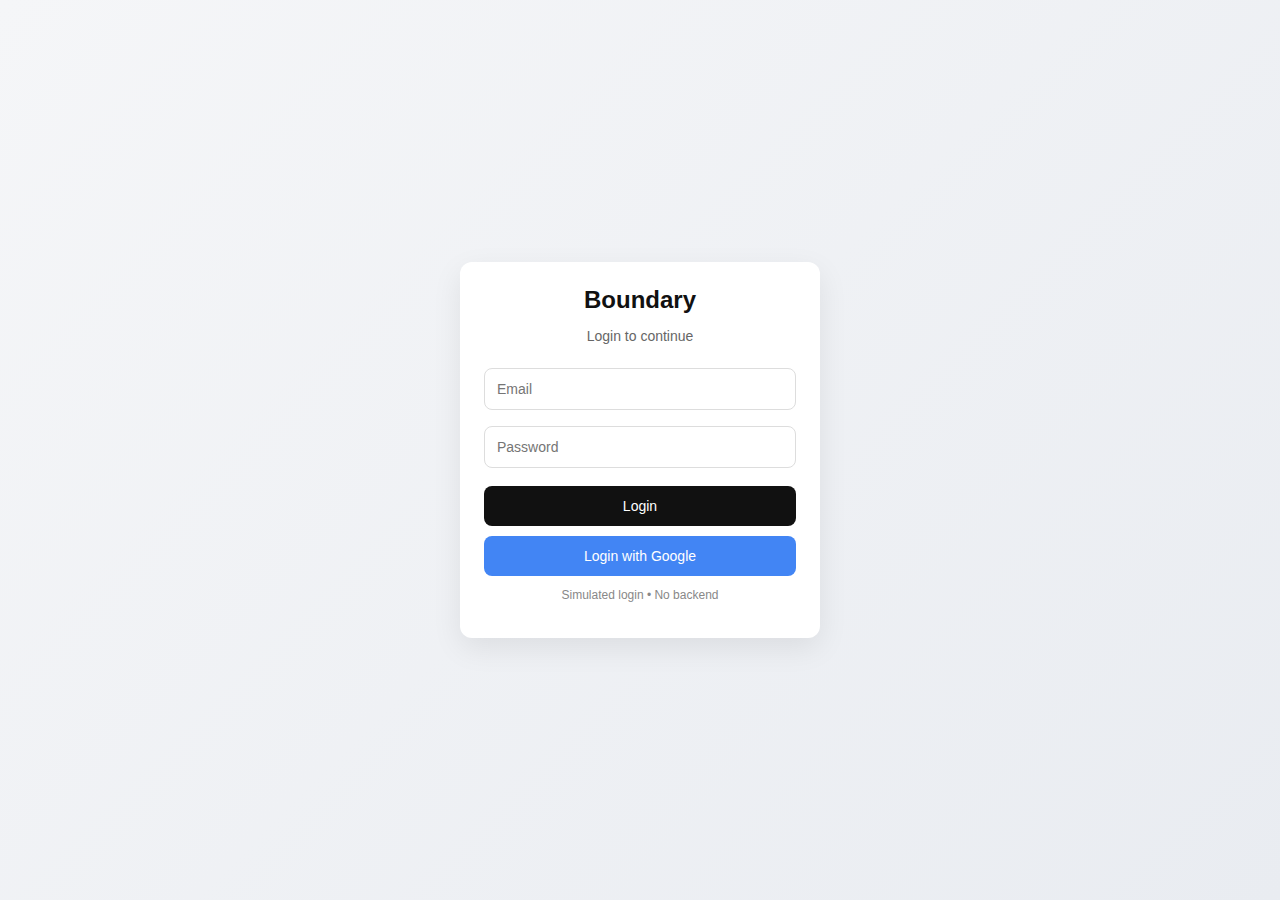
<file: index.html>
<!DOCTYPE html>
<html>

<head>
    <meta charset="UTF-8" />
    <title>Login</title>
    <meta name="viewport" content="width=device-width, initial-scale=1.0" />
    <link rel="stylesheet" href="css/app.css" />
</head>

<body>
    <div id="toast-container"></div>

    <div class="page">
        <div class="card auth-card">
            <h2>Boundary</h2>
            <p class="subtitle">Login to continue</p>

            <input id="email" placeholder="Email" />
            <input id="password" type="password" placeholder="Password" />

            <button onclick="login()">Login</button>
            <button class="google" onclick="location.href='google-sim.html'">
                Login with Google
            </button>


            <p class="hint">Simulated login • No backend</p>
        </div>
    </div>
    <script src="js/guard.js"></script>
    <script src="js/notification.js"></script>
    <script src="js/storage.js"></script>
    <script src="js/logger.js"></script>
    <script src="js/auth.js"></script>
</body>

</html>
</file>
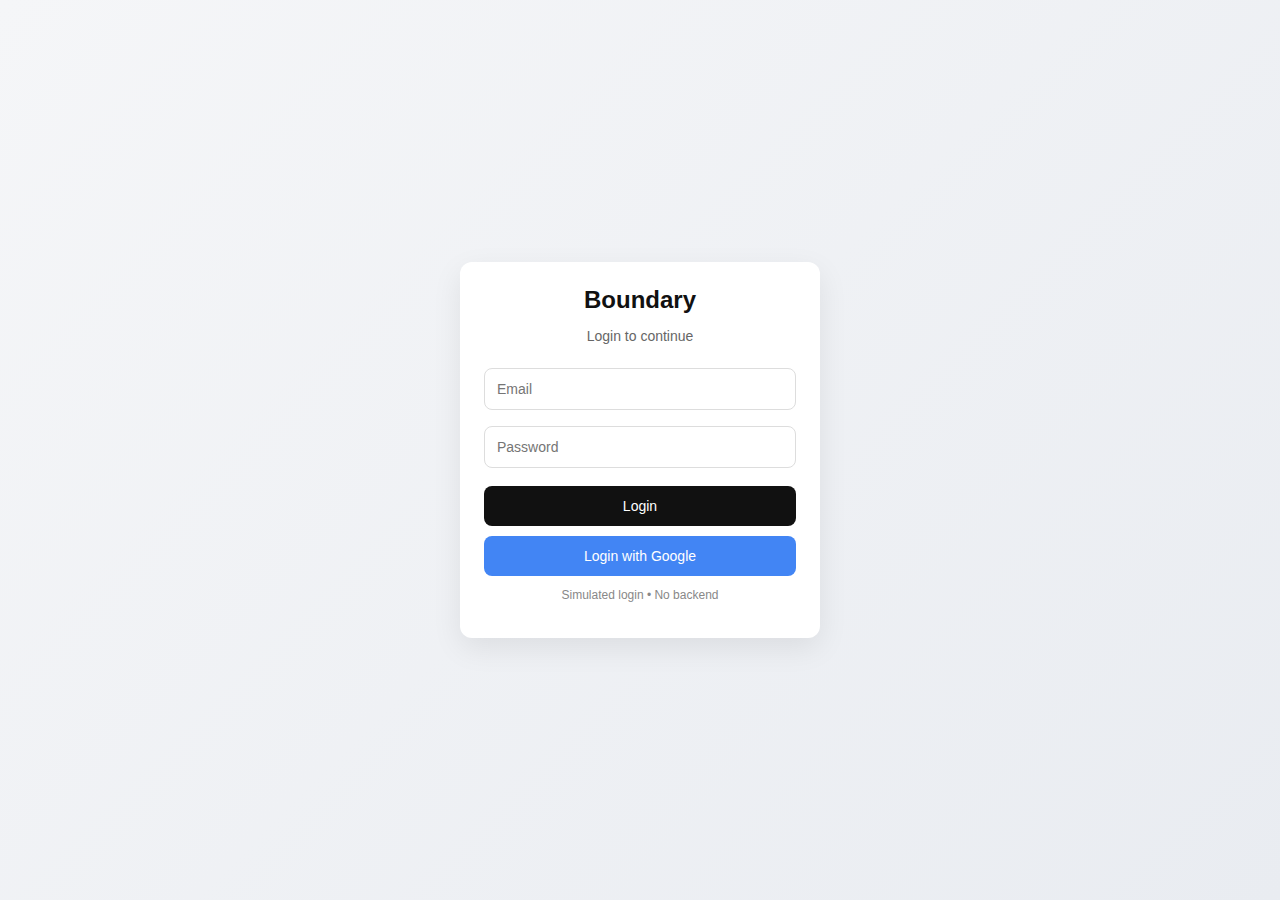
<file: dashboard.html>
<!DOCTYPE html>
<html>

<head>
    <meta charset="UTF-8" />
    <title>Dashboard</title>
    <meta name="viewport" content="width=device-width, initial-scale=1.0" />
    <link rel="stylesheet" href="css/app.css" />
    <link rel="stylesheet" href="css/dashboard.css" />
</head>

<body>
    <div id="toast-container"></div>

    <!-- NAVBAR -->
    <nav class="navbar">
        <div class="nav-left">
            <strong>Boundary</strong>
        </div>

        <div class="nav-right">
            <span id="userEmail" class="user-email"></span>
            <span id="userStatus" class="status-badge"></span>
            <button class="logout" onclick="logout()">Logout</button>
        </div>
    </nav>

    <!-- APP LAYOUT -->
    <main class="app-layout">

        <!-- LEFT SIDEBAR -->
        <aside class="sidebar left">
            <div class="card">
                <h4>Profile</h4>
                <p id="profileEmail"></p>
            </div>

            <div class="card">
                <h4>Friends</h4>
                <ul class="list">
                    <li>Jane Smith</li>
                    <li>Alex Brown</li>
                    <li>Chris Lee</li>
                </ul>
            </div>
        </aside>

        <!-- FEED -->
        <section class="feed">
            <div id="feed"></div>
        </section>

        <!-- RIGHT SIDEBAR -->
        <aside class="sidebar right">
            <div class="card">
                <h4>Stories</h4>
                <ul class="list">
                    <li>Jane’s update</li>
                    <li>Alex’s photo</li>
                </ul>
            </div>

            <div class="card">
                <h4>Activity</h4>
                <div id="activityList" class="activity-list"></div>
                <p id="activityEmpty" class="hint" style="display:none;">No activity yet</p>
            </div>

        </aside>

    </main>
    <div id="reportModal" class="modal hidden">
        <div class="modal-card">
            <h3>Report Post</h3>

            <label>
                Reason
                <select id="reportReason">
                    <option>Inappropriate content</option>
                    <option>Harassment or hate</option>
                    <option>Spam or misleading</option>
                    <option>Violence or harmful behavior</option>
                    <option>Other</option>
                </select>
            </label>

            <div class="modal-actions">
                <button onclick="submitReport()">Submit Report</button>
                <button class="ghost" onclick="closeReport()">Cancel</button>
            </div>
        </div>
    </div>
    <div id="blockModal" class="modal hidden">
        <div class="modal-card">
            <h3>Block this user?</h3>

            <p class="hint">
                You won’t see posts from this user again.
            </p>

            <div class="modal-actions">
                <button class="danger" onclick="confirmBlock()">Block</button>
                <button class="ghost" onclick="cancelBlock()">Cancel</button>
            </div>
        </div>
    </div>

    <script src="js/guard.js"></script>
    <script src="js/activity.js"></script>
    <script src="js/notification.js"></script>
    <script src="js/storage.js"></script>
    <script src="js/logger.js"></script>
    <script src="js/auth.js"></script>
    <script src="js/moderation.js"></script>
    <script src="js/feed.js"></script>
</body>

</html>
</file>
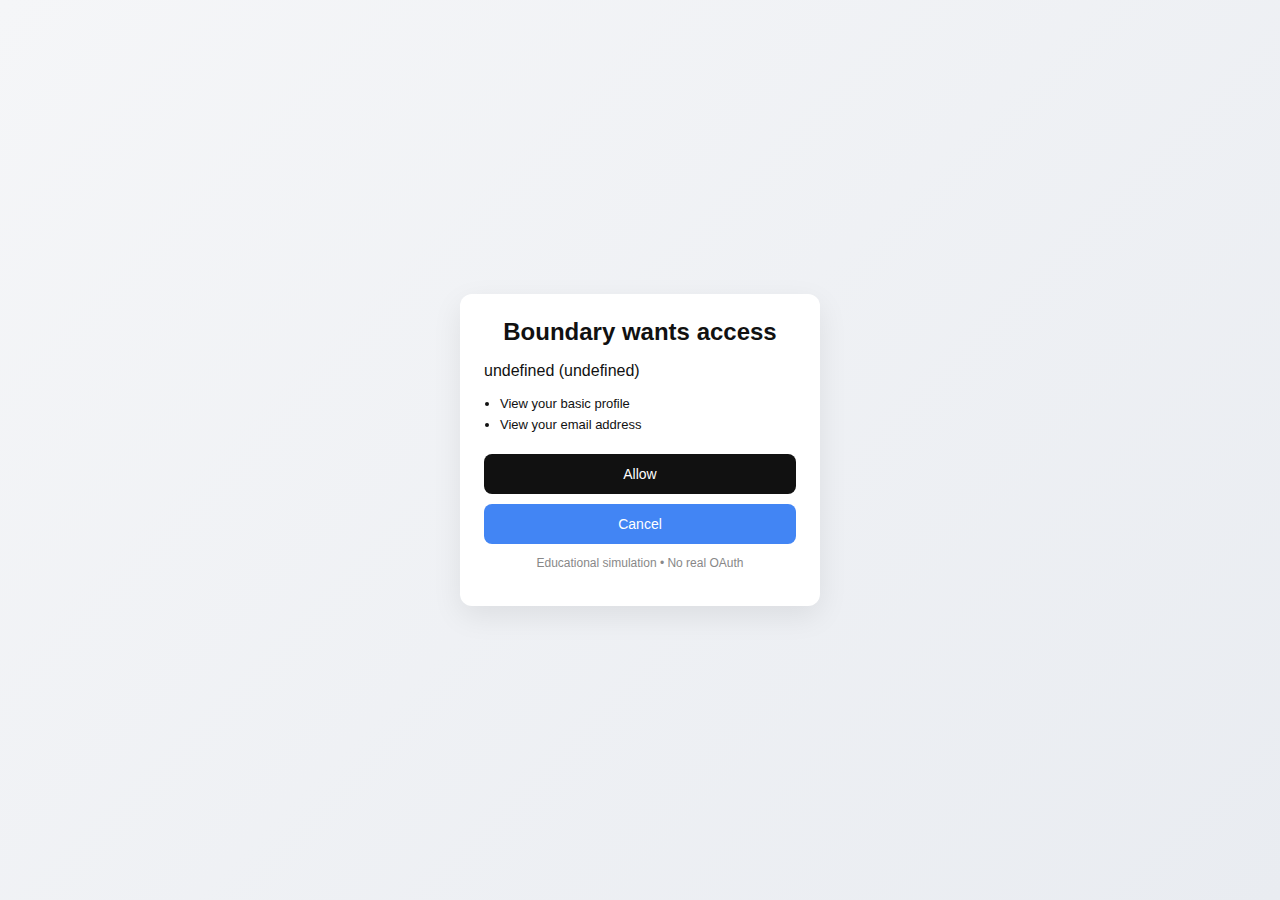
<file: google-consent.html>
<!DOCTYPE html>
<html>

<head>
    <meta charset="UTF-8" />
    <title>Authorize – Simulation</title>
    <meta name="viewport" content="width=device-width, initial-scale=1.0" />
    <link rel="stylesheet" href="css/app.css" />
</head>

<body>
    <div class="page">
        <div class="card auth-card">
            <h2>Boundary wants access</h2>

            <p id="identity"></p>

            <ul class="permissions">
                <li>View your basic profile</li>
                <li>View your email address</li>
            </ul>

            <button onclick="allow()">Allow</button>
            <button class="google" onclick="cancel()">Cancel</button>

            <p class="hint">Educational simulation • No real OAuth</p>
        </div>
    </div>
    <!-- <script src="js/guard.js"></script> -->
    <script src="js/logger.js"></script>
    <script src="js/google-consent.js"></script>
</body>

</html>
</file>
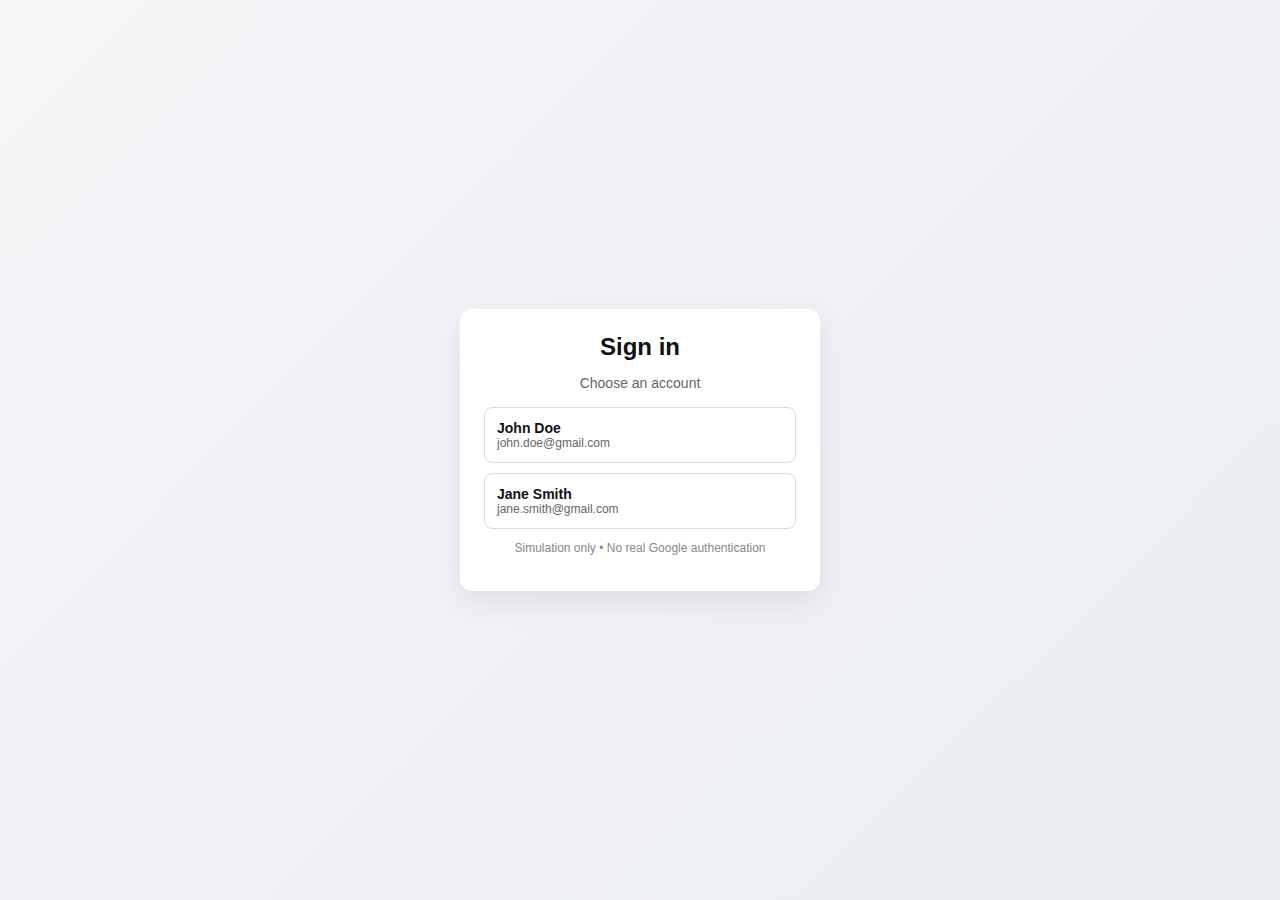
<file: google-sim.html>
<!DOCTYPE html>
<html>

<head>
    <meta charset="UTF-8" />
    <title>Sign in – Google (Simulation)</title>
    <meta name="viewport" content="width=device-width, initial-scale=1.0" />
    <link rel="stylesheet" href="css/app.css" />
</head>

<body>
    <div class="page">
        <div class="card auth-card">
            <h2>Sign in</h2>
            <p class="subtitle">Choose an account</p>

            <div class="google-account" onclick="selectAccount('John Doe','john.doe@gmail.com')">
                <strong>John Doe</strong>
                <span>john.doe@gmail.com</span>
            </div>

            <div class="google-account" onclick="selectAccount('Jane Smith','jane.smith@gmail.com')">
                <strong>Jane Smith</strong>
                <span>jane.smith@gmail.com</span>
            </div>

            <p class="hint">Simulation only • No real Google authentication</p>
        </div>
    </div>
    <script src="js/logger.js"></script>
    <script src="js/google-sim.js"></script>
</body>

</html>
</file>
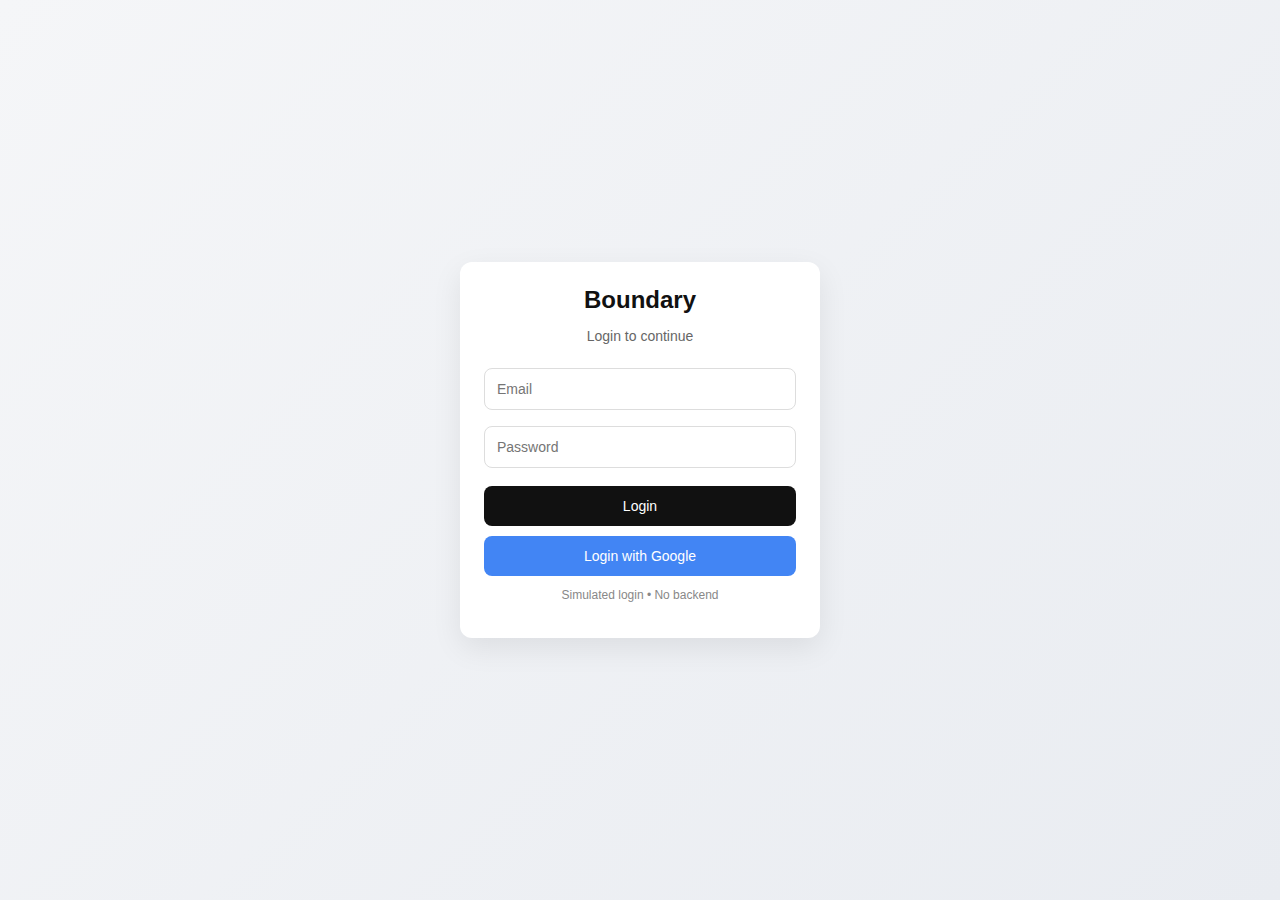
<file: locked.html>
<!DOCTYPE html>
<html>

<head>
    <meta charset="UTF-8" />
    <title>Account Locked</title>
    <meta name="viewport" content="width=device-width, initial-scale=1.0" />
    <link rel="stylesheet" href="css/app.css" />
    <link rel="stylesheet" href="css/locked.css" />
</head>

<body>
    <div id="toast-container"></div>

    <!-- NAVBAR -->
    <nav class="navbar">
        <div class="nav-left">
            <strong>Boundary</strong>
        </div>

        <div class="nav-right">
            <span id="userEmail" class="user-email"></span>
            <span id="userStatus" class="status-badge locked"></span>
            <button class="logout" onclick="logout()">Logout</button>
        </div>
    </nav>

    <!-- CENTERED CONTENT -->
    <main class="content center-content">
        <div class="card lock-card">
            <h2>Account Locked</h2>

            <p>Your account has been permanently restricted.</p>

            <p class="hint">
                Simulation: your data may still exist internally, but access is denied.
            </p>

            <button onclick="attemptExport()">Export My Data</button>

            <div id="message"></div>
        </div>
    </main>
    <script src="js/guard.js"></script>
    <script src="js/notification.js"></script>
    <script src="js/logger.js"></script>
    <script src="js/auth.js"></script>
    <script src="js/export.js"></script>
</body>

</html>
</file>
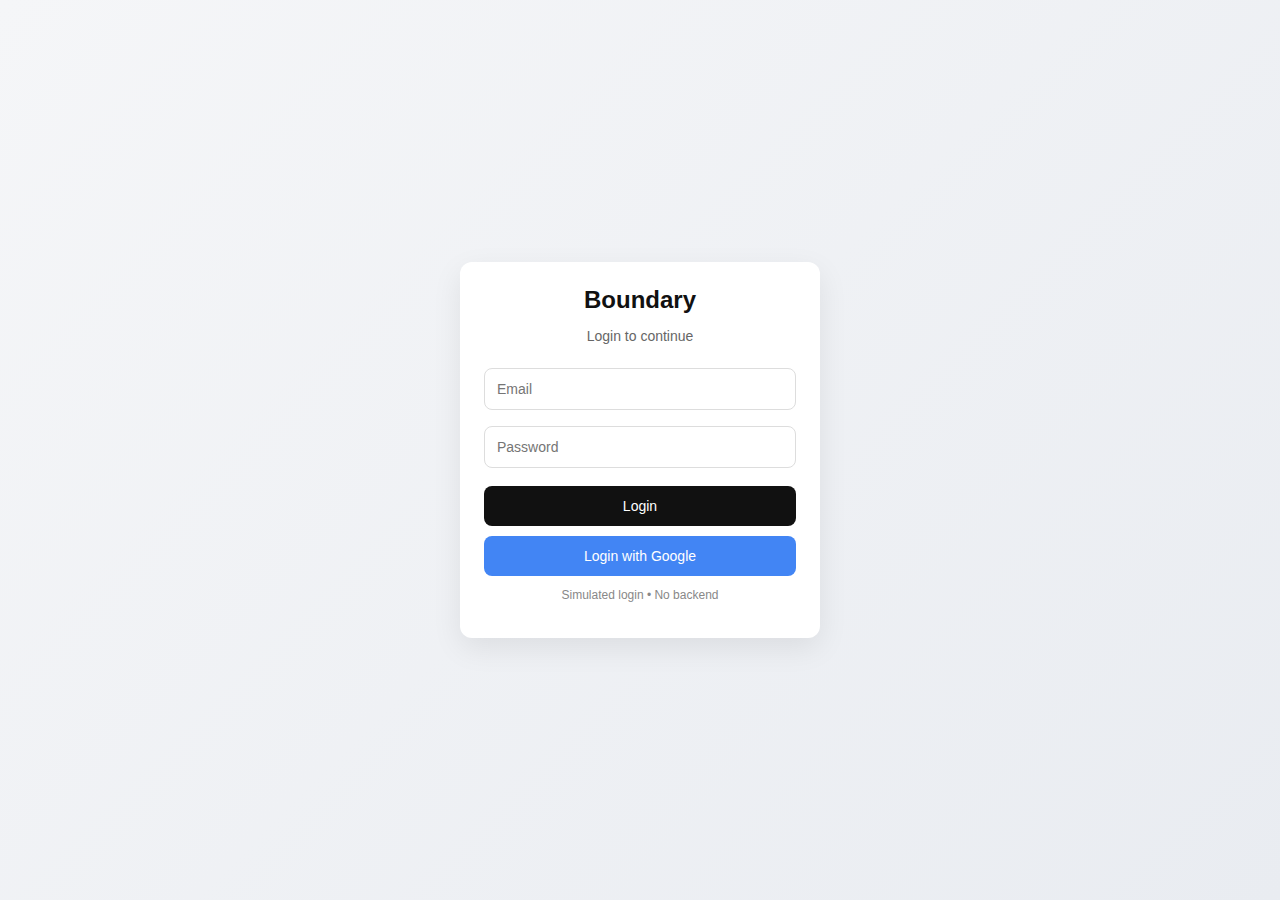
<file: system.html>
<!DOCTYPE html>
<html>

<head>
    <meta charset="UTF-8" />
    <title>System View</title>
    <meta name="viewport" content="width=device-width, initial-scale=1.0" />
    <link rel="stylesheet" href="css/app.css" />
    <link rel="stylesheet" href="css/system.css" />
</head>

<body>
    <div id="toast-container"></div>

    <nav class="navbar">
        <div class="nav-left">
            <strong>Boundary — System View</strong>
        </div>
        <div class="nav-right">
            <span class="status-badge active">Internal</span>
        </div>
    </nav>
    <div class="page">
        <main class="content">
            <div class="card">
                <h2>System Data View</h2>
                <p class="hint">
                    Simulation • Not visible to locked users • Internal tooling only
                </p>

                <!-- EXPORT CONTROLS -->
                <div class="export-controls">
                    <label><input type="checkbox" value="users" checked /> Users</label>
                    <label><input type="checkbox" value="posts" checked /> Posts</label>
                    <label><input type="checkbox" value="stories" /> Stories</label>
                    <label><input type="checkbox" value="activities" /> Activities</label>
                    <label><input type="checkbox" value="blockedUsers" /> Blocked Users</label>

                    <button onclick="exportSelected()">Export Selected (JSON)</button>
                </div>
            </div>

            <div class="card">
                <h3>Users</h3>
                <table class="system-table">
                    <thead>
                        <tr>
                            <th>
                                <input type="checkbox" id="selectAllUsers" />
                            </th>
                            <th>Email</th>
                            <th>Status</th>
                            <th>Data State</th>
                            <th>3rd Party</th>
                            <th>Retention</th>
                        </tr>
                    </thead>

                    <tbody id="rows"></tbody>
                </table>
            </div>
        </main>

    </div>
    <script src="js/guard.js"></script>
    <script src="js/storage.js"></script>
    <script src="js/logger.js"></script>
    <script src="js/system.js"></script>
</body>

</html>
</file>
<file: css/dashboard.css>
/* APP LAYOUT */
.app-layout {
    max-width: 1200px;
    margin: 0 auto;
    padding: 16px;
    display: grid;
    grid-template-columns: 240px 1fr 280px;
    gap: 16px;
}

/* SIDEBARS */
.sidebar {
    display: flex;
    flex-direction: column;
    gap: 12px;
}

.sidebar .card {
    padding: 12px;
}

/* FEED */
.feed {
    display: flex;
    flex-direction: column;
    gap: 12px;
}

/* LIST */
.list {
    list-style: none;
    padding: 0;
    margin: 0;
}

.list li {
    font-size: 13px;
    padding: 6px 0;
    border-bottom: 1px solid #eee;
}

/* POSTS */
.post {
    background: white;
    padding: 14px;
    border-radius: 12px;
    box-shadow: 0 4px 14px rgba(0, 0, 0, 0.06);
}

/* MOBILE */
@media (max-width: 900px) {
    .app-layout {
        grid-template-columns: 1fr;
    }

    .sidebar {
        display: none;
    }
}
</file>
<file: css/locked.css>
/* CONTENT AREA */
.content {
    min-height: calc(100vh - 56px);
    /* navbar height */
    padding: 16px;
}

/* CENTER CONTENT BELOW NAVBAR */
.center-content {
    display: flex;
    justify-content: center;
    align-items: center;
}

/* LOCK CARD */
.lock-card {
    max-width: 420px;
    text-align: center;
}
</file>
<file: css/system.css>
.system-table {
    width: 100%;
    border-collapse: collapse;
    font-size: 13px;
}

.system-table th,
.system-table td {
    padding: 10px;
    border-bottom: 1px solid #eee;
    text-align: left;
}

.system-table th {
    background: #f5f6f8;
    font-weight: 600;
}

.export-controls {
    display: flex;
    flex-wrap: wrap;
    gap: 12px;
    margin-top: 12px;
}

.export-controls label {
    font-size: 13px;
}

.export-controls button {
    margin-left: auto;
    max-width: 260px;
}
</file>
<file: css/app.css>
/* RESET */
* {
    box-sizing: border-box;
}

body {
    margin: 0;
    font-family: -apple-system, BlinkMacSystemFont, "Segoe UI", Roboto, sans-serif;
    background: linear-gradient(135deg, #f5f6f8, #e9ecf1);
    color: #111;
}

/* PAGE CENTERING */
.page {
    min-height: 100vh;
    display: flex;
    justify-content: center;
    align-items: center;
    padding: 16px;
}

/* CARD */
.card {
    background: white;
    padding: 24px;
    border-radius: 12px;
    width: 100%;
    max-width: 360px;
    box-shadow: 0 10px 30px rgba(0, 0, 0, 0.08);
}

/* AUTH CARD */
.auth-card h2 {
    margin: 0 0 4px;
    text-align: center;
}

.subtitle {
    text-align: center;
    font-size: 14px;
    color: #666;
    margin-bottom: 16px;
}

/* INPUTS */
input {
    width: 100%;
    margin: 8px 0;
    padding: 12px;
    border-radius: 8px;
    border: 1px solid #ddd;
    font-size: 14px;
}

input:focus {
    outline: none;
    border-color: #4285f4;
}

/* BUTTONS */
button {
    width: 100%;
    margin-top: 10px;
    padding: 12px;
    border-radius: 8px;
    border: none;
    font-size: 14px;
    cursor: pointer;
}

button:hover {
    opacity: 0.95;
}

.google {
    background: #4285f4;
    color: white;
}

button:not(.google) {
    background: #111;
    color: white;
}

/* HINT */
.hint {
    margin-top: 12px;
    font-size: 12px;
    color: #888;
    text-align: center;
}

/* FEED */
#feed {
    padding: 12px;
}

.post {
    background: white;
    padding: 12px;
    margin-bottom: 10px;
    border-radius: 10px;
    box-shadow: 0 4px 12px rgba(0, 0, 0, 0.05);
}

/* NAVBAR */
.navbar {
    position: sticky;
    top: 0;
    z-index: 10;
    display: flex;
    justify-content: space-between;
    align-items: center;
    padding: 12px 16px;
    background: white;
    box-shadow: 0 2px 8px rgba(0, 0, 0, 0.05);
}

.nav-left {
    font-size: 16px;
}

.nav-right {
    display: flex;
    align-items: center;
    gap: 10px;
}

.user-email {
    font-size: 13px;
    color: #333;
    max-width: 140px;
    overflow: hidden;
    text-overflow: ellipsis;
    white-space: nowrap;
}

.status-badge {
    font-size: 11px;
    padding: 4px 8px;
    border-radius: 12px;
    text-transform: uppercase;
}

.status-badge.active {
    background: #e6f4ea;
    color: #137333;
}

.status-badge.locked {
    background: #fdecea;
    color: #b3261e;
}

.logout {
    background: #111;
    color: white;
    border: none;
    padding: 6px 10px;
    border-radius: 6px;
    font-size: 12px;
    cursor: pointer;
}

/* TOAST CONTAINER */
#toast-container {
    position: fixed;
    top: 16px;
    right: 16px;
    z-index: 9999;
    display: flex;
    flex-direction: column;
    gap: 10px;
}

/* TOAST */
.toast {
    min-width: 240px;
    max-width: 320px;
    padding: 12px 14px;
    border-radius: 10px;
    color: white;
    font-size: 14px;
    box-shadow: 0 8px 20px rgba(0, 0, 0, 0.15);
    animation: slideIn 0.25s ease, fadeOut 0.25s ease forwards;
    animation-delay: 0s, var(--timeout);
}

/* TYPES */
.toast.success {
    background: #137333;
}

.toast.info {
    background: #1a73e8;
}

.toast.warn {
    background: #f9ab00;
    color: #111;
}

.toast.error {
    background: #b3261e;
}

/* ANIMATIONS */
@keyframes slideIn {
    from {
        opacity: 0;
        transform: translateX(20px);
    }

    to {
        opacity: 1;
        transform: translateX(0);
    }
}

@keyframes fadeOut {
    to {
        opacity: 0;
        transform: translateX(20px);
    }
}

/* GOOGLE SIM */
.google-account {
    display: flex;
    flex-direction: column;
    padding: 12px;
    border-radius: 8px;
    border: 1px solid #ddd;
    margin-bottom: 10px;
    cursor: pointer;
}

.google-account:hover {
    background: #f5f6f8;
}

.google-account strong {
    font-size: 14px;
}

.google-account span {
    font-size: 12px;
    color: #666;
}

.permissions {
    font-size: 13px;
    margin: 12px 0;
    padding-left: 16px;
}

.permissions li {
    margin-bottom: 6px;
}

/* MODAL */
.modal {
    position: fixed;
    inset: 0;
    background: rgba(0, 0, 0, 0.4);
    display: flex;
    justify-content: center;
    align-items: center;
    z-index: 1000;
}

.modal.hidden {
    display: none;
}

.modal-card {
    background: white;
    padding: 20px;
    border-radius: 12px;
    width: 90%;
    max-width: 360px;
}

.modal-card h3 {
    margin-top: 0;
}

.modal-card select {
    width: 100%;
    padding: 8px;
    margin-top: 6px;
}

.modal-actions {
    margin-top: 16px;
    display: flex;
    gap: 10px;
}

button.ghost {
    background: #eee;
    color: #111;
}

button.danger {
    background: #b3261e;
    color: white;
}

@media (max-width: 600px) {
    .nav-right {
        gap: 6px;
    }

    .user-email {
        display: none;
    }

    .logout {
        padding: 6px 8px;
        font-size: 11px;
    }
}

@media (max-width: 600px) {
    #toast-container {
        top: auto;
        bottom: 16px;
        left: 50%;
        right: auto;
        transform: translateX(-50%);
        align-items: center;
    }

    .toast {
        min-width: unset;
        width: calc(100vw - 32px);
        max-width: 420px;
        text-align: center;
    }
}

@media (max-width: 600px) {
    #feed {
        padding: 8px;
    }

    .post {
        padding: 12px;
        border-radius: 10px;
    }
}

@media (max-width: 600px) {
    button {
        padding: 14px;
        font-size: 15px;
    }

    .modal-actions {
        flex-direction: column;
    }

    .modal-actions button {
        width: 100%;
    }
}

@media (max-width: 600px) {
    .modal {
        align-items: flex-end;
    }

    .modal-card {
        border-radius: 16px 16px 0 0;
        max-width: 100%;
        width: 100%;
        padding-bottom: 24px;
    }
}

@media (max-width: 600px) {
    .status-badge {
        font-size: 12px;
        padding: 5px 10px;
    }
}

@media (max-width: 600px) {
    .lock-card {
        max-width: 100%;
        margin: 0 8px;
    }

    .content {
        padding: 12px;
    }
}

.reactions {
    display: flex;
    gap: 8px;
    margin: 8px 0;
}

.reaction {
    background: #f1f3f4;
    border: none;
    border-radius: 20px;
    padding: 6px 10px;
    font-size: 13px;
    cursor: pointer;
}

.reaction.active {
    background: #e8f0fe;
    color: #1a73e8;
}
</file>
